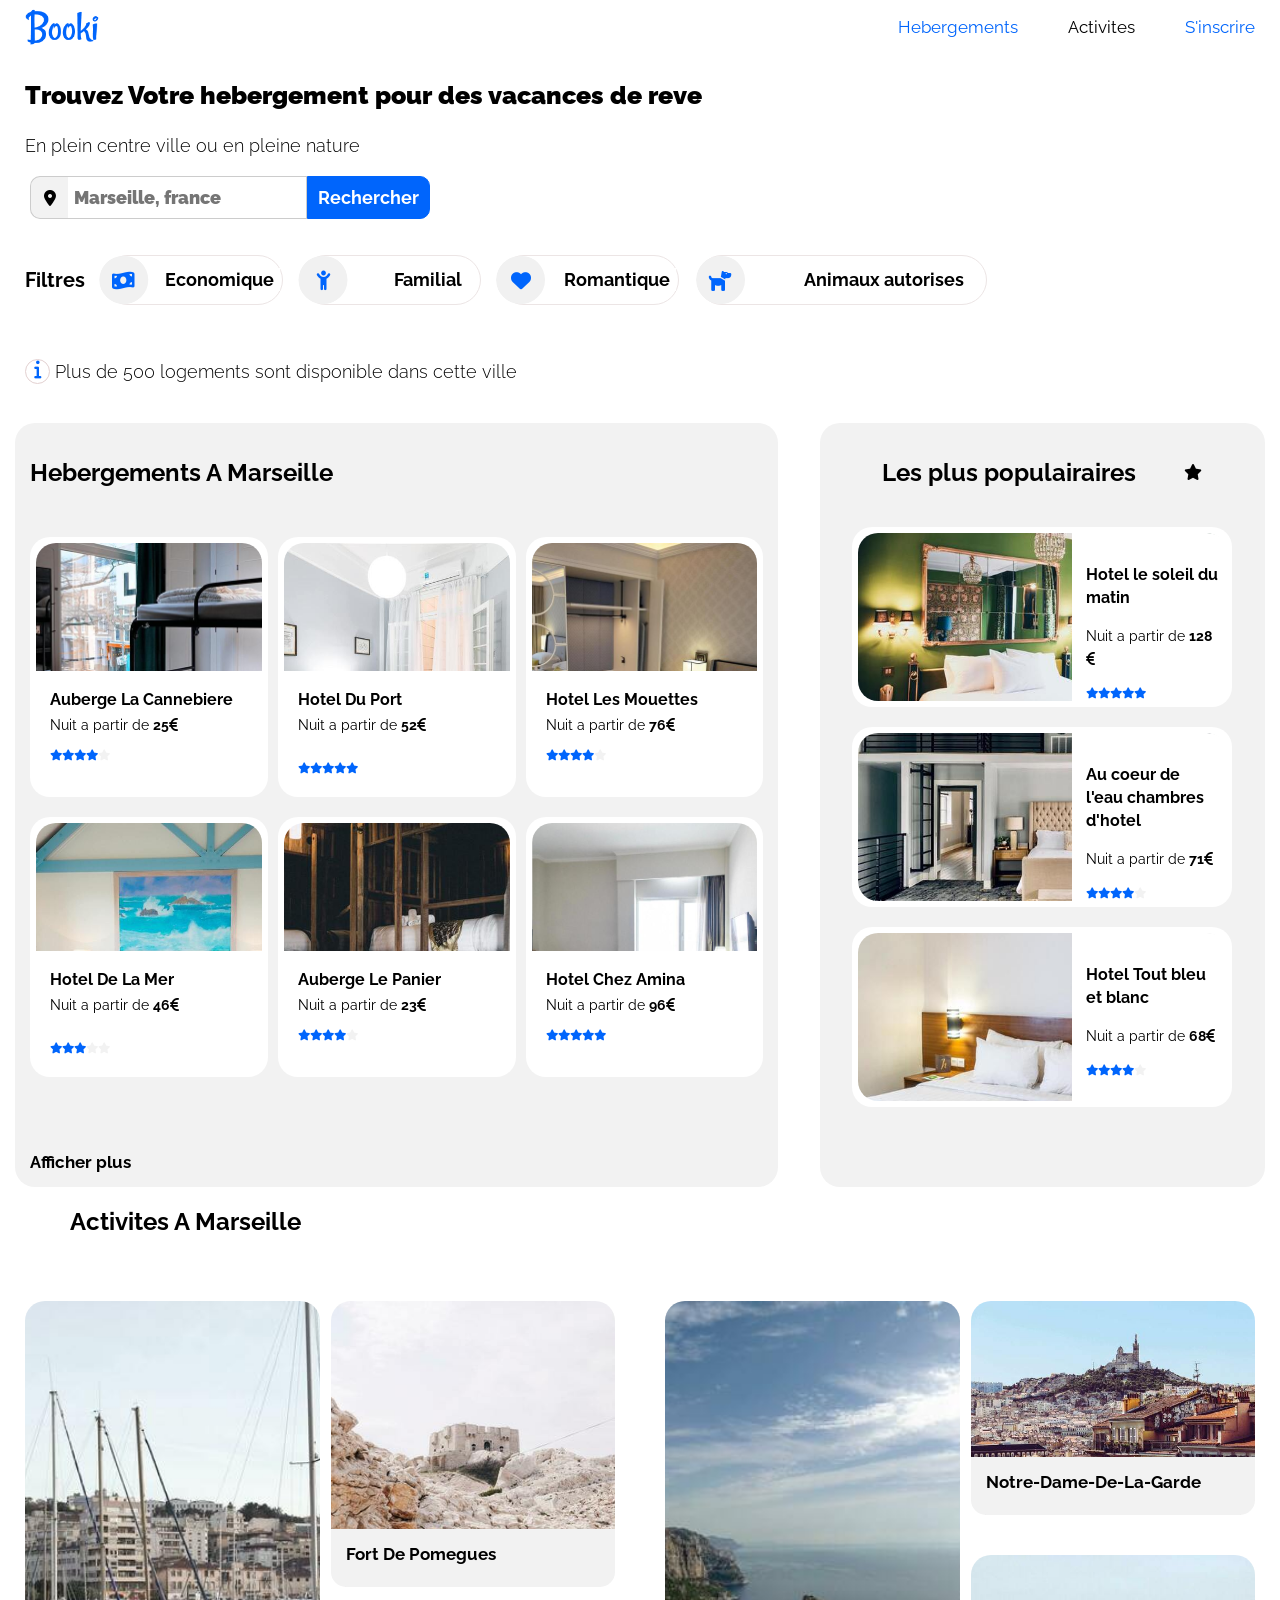
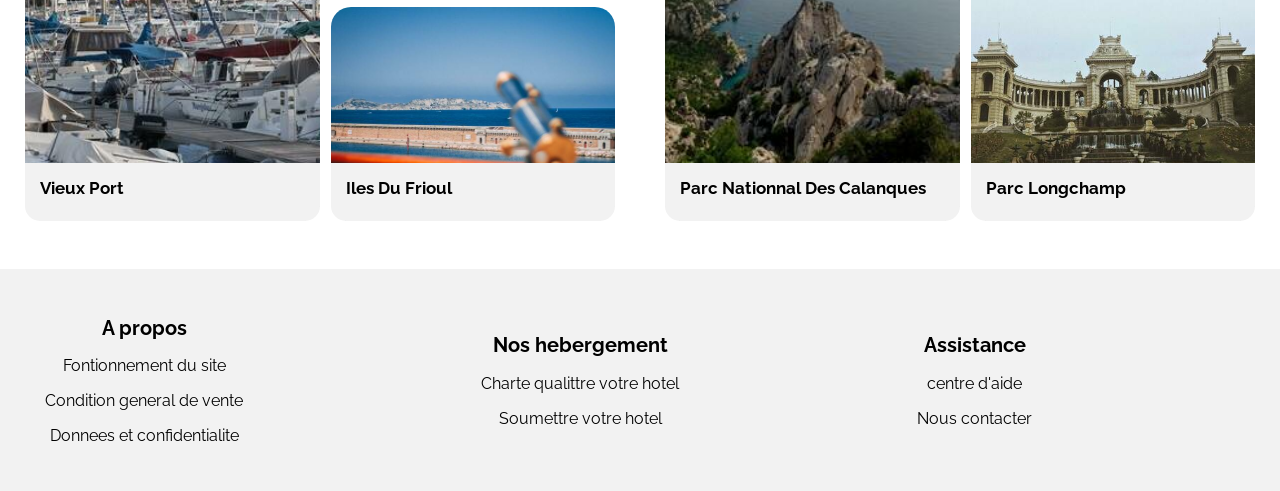
<file: index.html>
<!DOCTYPE html>
<html lang="en">
  <head>
    <meta charset="UTF-8" >
    <meta name="viewport" content="width=device-width, initial-scale=1.0" >
    <link rel="apple-touch-icon" sizes="180x180" href="/favicon/apple-touch-icon.png">
    <link rel="icon" type="image/png" sizes="32x32" href="/favicon/favicon-32x32.png">
    <link rel="icon" type="image/png" sizes="16x16" href="/favicon/favicon-16x16.png">
    <link rel="manifest" href="/favicon/site.webmanifest">
    <link rel="mask-icon" href="/favicon/safari-pinned-tab.svg" color="#5bbad5">
    <meta name="msapplication-TileColor" content="#da532c">
    <meta name="theme-color" content="#ffffff">
    <link rel="preconnect" href="https://fonts.googleapis.com" >
    <link rel="preconnect" href="https://fonts.gstatic.com" crossorigin >
    <link
      href="https://fonts.googleapis.com/css2?family=Raleway:wght@700&display=swap"
      rel="stylesheet"
    >
    <link
      rel="stylesheet"
      href="https://cdnjs.cloudflare.com/ajax/libs/font-awesome/6.4.2/css/all.min.css"
      integrity="sha512-z3gLpd7yknf1YoNbCzqRKc4qyor8gaKU1qmn+CShxbuBusANI9QpRohGBreCFkKxLhei6S9CQXFEbbKuqLg0DA=="
      crossorigin="anonymous"
      referrerpolicy="no-referrer"
    >
    <link rel="stylesheet" href="./css/style.css" >
    <title>Booki</title>
  </head>
  <body>
    <header class="header">
      <div class="navigation">
        <div class="img">
          <img src="./images/Booki.png" alt="logo" >
        </div>
        <nav class="navbar">
          <ul class="list">
            <li>
              <a href="#hebergement" class="linkActive linkNav">Hebergements</a>
            </li>
            <li><a href="#activites" class="linkNav">Activites</a></li>
            <li><a href="#" class="linkNav linkActive">S'inscrire</a></li>
          </ul>
        </nav>
      </div>
      <div class="landing-page">
        <div class="text">
          <h3>Trouvez Votre hebergement pour des vacances de reve</h3>
          <p class="praInfo">En plein centre ville ou en pleine nature</p>
        </div>
        <form class="formSeach" id="form1">
          <i class="fa-solid fa-location-dot localisation"></i>
          <input type="text" placeholder="Marseille, france" id="searchInput">
          <button type="submit" id="searchButton">Rechercher</button>
        </form>
        <form class="formSeach" id="form2">
          <i class="fa-solid fa-location-dot" id="localisation"></i>
          <input
            type="text"
            placeholder="Marseille, france"
            class="searchInput"
          >
          <button type="submit" class="searchButton">Rechercher</button>
          <i class="fa-solid fa-magnifying-glass seach"></i>
        </form>
        <div class="filtre">
          <h4>Filtres</h4>
          <div class="btn-filtre" id="btn-filtre1">
            <p class="icons">
              <i class="fa-solid fa-money-bill-wave elements"></i>
            </p>
            <button type="submit">Economique</button>
          </div>
          <div class="btn-filtre filter1" >
            <p class="icons1">
              <i class="fa-solid fa-child-reaching elements"></i>
            </p>
            <button type="submit">Familial</button>
          </div>
          <div class="btn-filtre filter1" id="btn-filtre3">
            <p class="icons"><i class="fa-solid fa-heart elements"></i></p>
            <button type="submit">Romantique</button>
          </div>
          <div class="btn-filtre filter1" id="btn-filtre5">
            <p class="icons2"><i class="fa-solid fa-dog elements"></i></p>
            <button type="submit">Animaux autorises</button>
          </div>
        </div>
        <div class="info">
          <p class="toultype"><i class="fa-solid fa-info"></i></p>
          <p class="praInfo">
            Plus de 500 logements sont disponible dans cette ville
          </p>
        </div>
      </div>
    </header>
    <main>
      <!-- Section Hebergement -->
      <section class="hebergement" id="hebergement">
        <div class="hebergementLeft">
          <div class="section-title">
            <h1>Hebergements A Marseille</h1>
          </div>
          <div class="hebergementContainer">
            <div class="row1">
              <div class="row-image">
                <a
                  href="#"
                  class="hebergement-image locale1"
                  aria-label="Aller à la section 1"
                >
                  <div class="image-details">
                    <h3 class="image-name">Auberge La Cannebiere</h3>
                    <p class="image-price">
                      Nuit a partir de
                      <span>25<i class="fa-solid fa-euro-sign"></i></span>
                    </p>
                    <ul class="list-start list1">
                      <li><i class="fa-solid fa-star"></i></li>
                      <li><i class="fa-solid fa-star"></i></li>
                      <li><i class="fa-solid fa-star"></i></li>
                      <li><i class="fa-solid fa-star"></i></li>
                      <li><i class="fa-solid fa-star starwhite"></i></li>
                    </ul>
                  </div>
                </a>
              </div>
              <div class="row-image">
                <a
                  href="#"
                  class="hebergement-image locale2"
                  aria-label="Aller à la section 2"
                >
                  <div class="image-details">
                    <h3 class="image-name">Hotel du Port</h3>
                    <p class="image-price">
                      Nuit a partir de
                      <span>52<i class="fa-solid fa-euro-sign"></i></span>
                    </p>
                    <ul class="list-start">
                      <li><i class="fa-solid fa-star"></i></li>
                      <li><i class="fa-solid fa-star"></i></li>
                      <li><i class="fa-solid fa-star"></i></li>
                      <li><i class="fa-solid fa-star"></i></li>
                      <li><i class="fa-solid fa-star"></i></li>
                    </ul>
                  </div>
                </a>
              </div>
              <div class="row-image">
                <a
                  href="#"
                  class="hebergement-image locale3"
                  aria-label="Aller à la section 3"
                >
                  <div class="image-details">
                    <h3 class="image-name">Hotel Les Mouettes</h3>
                    <p class="image-price">
                      Nuit a partir de
                      <span>76<i class="fa-solid fa-euro-sign"></i></span>
                    </p>
                    <ul class="list-start list1">
                      <li><i class="fa-solid fa-star"></i></li>
                      <li><i class="fa-solid fa-star"></i></li>
                      <li><i class="fa-solid fa-star"></i></li>
                      <li><i class="fa-solid fa-star"></i></li>
                      <li><i class="fa-solid fa-star starwhite"></i></li>
                    </ul>
                  </div>
                </a>
              </div>
            </div>
            <div class="row1">
              <div class="row-image">
                <a
                  href="#"
                  class="hebergement-image locale4"
                  aria-label="Aller à la section 4"
                >
                  <div class="image-details">
                    <h3 class="image-name">Hotel de la mer</h3>
                    <p class="image-price">
                      Nuit a partir de
                      <span>46<i class="fa-solid fa-euro-sign"></i></span>
                    </p>
                    <ul class="list-start">
                      <li><i class="fa-solid fa-star"></i></li>
                      <li><i class="fa-solid fa-star"></i></li>
                      <li><i class="fa-solid fa-star"></i></li>
                      <li><i class="fa-solid fa-star starwhite"></i></li>
                      <li><i class="fa-solid fa-star starwhite"></i></li>
                    </ul>
                  </div>
                </a>
              </div>
              <div class="row-image">
                <a
                  href="#"
                  class="hebergement-image locale5"
                  aria-label="Aller à la section 5"
                >
                  <div class="image-details">
                    <h3 class="image-name">Auberge le panier</h3>
                    <p class="image-price">
                      Nuit a partir de
                      <span>23<i class="fa-solid fa-euro-sign"></i></span>
                    </p>
                    <ul class="list-start list1">
                      <li><i class="fa-solid fa-star"></i></li>
                      <li><i class="fa-solid fa-star"></i></li>
                      <li><i class="fa-solid fa-star"></i></li>
                      <li><i class="fa-solid fa-star"></i></li>
                      <li><i class="fa-solid fa-star starwhite"></i></li>
                    </ul>
                  </div>
                </a>
              </div>
              <div class="row-image">
                <a
                  href="#"
                  class="hebergement-image locale6"
                  aria-label="Aller à la section 6"
                >
                  <div class="image-details">
                    <h3 class="image-name">Hotel chez amina</h3>
                    <p class="image-price">
                      Nuit a partir de
                      <span>96<i class="fa-solid fa-euro-sign"></i></span>
                    </p>
                    <ul class="list-start list1">
                      <li><i class="fa-solid fa-star"></i></li>
                      <li><i class="fa-solid fa-star"></i></li>
                      <li><i class="fa-solid fa-star"></i></li>
                      <li><i class="fa-solid fa-star"></i></li>
                      <li><i class="fa-solid fa-star"></i></li>
                    </ul>
                  </div>
                </a>
              </div>
            </div>
          </div>
          <div class="section-more">
            <a href="#">Afficher plus</a>
          </div>
        </div>
        <div class="hebergementRight">
          <div class="section-title">
            <h1>Les plus populairaires</h1>
            <p><i class="fa-solid fa-star"></i></p>
          </div>
          <div class="row-container">
            <div class="rowImage">
              <a
                href="#"
                class="hebergement-imageRight locale7"
                aria-label="Aller à la section 6"
              >
              <div class="imageDetails">
                <h3 class="image-name">Hotel le soleil du matin</h3>
                <p class="image-price">
                  Nuit a partir de
                  <span>128<i class="fa-solid fa-euro-sign"></i></span>
                </p>
                <ul class="list-start listRight">
                  <li><i class="fa-solid fa-star"></i></li>
                  <li><i class="fa-solid fa-star"></i></li>
                  <li><i class="fa-solid fa-star"></i></li>
                  <li><i class="fa-solid fa-star"></i></li>
                  <li><i class="fa-solid fa-star"></i></li>
                </ul>
              </div>
              </a>
            </div>
            <div class="rowImage">
              <a
                href="#"
                class="hebergement-imageRight locale8"
                aria-label="Aller à la section 6"
              >
              <div class="imageDetails">
                <h3 class="image-name">Au coeur de l'eau chambres d'hotel</h3>
                <p class="image-price">
                  Nuit a partir de
                  <span>71<i class="fa-solid fa-euro-sign"></i></span>
                </p>
                <ul class="list-start listRight">
                  <li><i class="fa-solid fa-star"></i></li>
                  <li><i class="fa-solid fa-star"></i></li>
                  <li><i class="fa-solid fa-star"></i></li>
                  <li><i class="fa-solid fa-star"></i></li>
                  <li><i class="fa-solid fa-star starwhite"></i></li>
                </ul>
              </div>
              </a>
            </div>
            <div class="rowImage">
              <a
                href="#"
                class="hebergement-imageRight locale9"
                aria-label="Aller à la section 6"
              >
              <div class="imageDetails">
                <h3 class="image-name">Hotel Tout bleu et blanc</h3>
                <p class="image-price">
                  Nuit a partir de
                  <span>68<i class="fa-solid fa-euro-sign"></i></span>
                </p>
                <ul class="list-start listRight">
                  <li><i class="fa-solid fa-star"></i></li>
                  <li><i class="fa-solid fa-star"></i></li>
                  <li><i class="fa-solid fa-star"></i></li>
                  <li><i class="fa-solid fa-star"></i></li>
                  <li><i class="fa-solid fa-star starwhite"></i></li>
                </ul>
              </div>
              </a>
            </div>
          </div>
        </div>
      </section>
      <!-- Section Activites -->
      <section class="activites" id="activites">
        <div class="section__title">
          <h2>Activites a marseille</h2>
        </div>
        <div class="activites__container">
          <div class="leftbox">
            <div class="activites__row1">
              <a href="#" class="activites-image locale10"   
                aria-label="Aller a l'activites 1 ">
                <div class="details">
                  <p>Vieux Port</p>
                </div>
              </a>
            </div>
            <div class="activites__row2">
              <div class="activites__row3">
                <a href="#" class="activites-image locale11"   
                  aria-label="Aller a l'activites 2 ">
                  <div class="details">
                    <p>Fort de Pomegues</p>
                  </div>
                </a>
              </div>
              <div class="activites__row4">
                <a href="#" class="activites-image locale12"   
                  aria-label="Aller a l'activites 3">
                  <div class="details">
                    <p>Iles du Frioul</p>
                  </div>
                </a>
              </div>
            </div>
          </div>
          <div class="rightbox">
            <div class="activites__row1">
              <a href="#" class="activites-image locale13"   
                aria-label="Aller a l'activites 1 ">
                <div class="details">
                  <p>Parc Nationnal des calanques</p>
                </div>
              </a>
            </div>
            <div class="activites__row2">
              <div class="activites__row3">
                <a href="#" class="activites-image locale14"   
                  aria-label="Aller a l'activites 2 ">
                  <div class="details">
                    <p>Notre-dame-de-la-garde</p>
                  </div>
                </a>
              </div>
              <div class="activites__row4">
                <a href="#" class="activites-image locale15"   
                  aria-label="Aller a l'activites 3">
                  <div class="details">
                    <p>parc longchamp</p>
                  </div>
                </a>
              </div>
            </div>
          </div>
        </div>
      </section>
    </main>
    <footer>
      <section class="footer">
        <div class="footer__left">
          <h2 class="footer_title">A propos</h2>
          <p><a href="#">Fontionnement du site</a></p>
          <p><a href="#">Condition general de vente</a></p>
          <p><a href="#">Donnees et confidentialite</a></p>
        </div>
        <div class="footer__beetwen">
          <h2 class="footer_title">Nos hebergement</h2>
          <p><a href="#">Charte qualittre votre hotel</a></p>
          <p><a href="#">Soumettre votre hotel</a></p>
        </div>
        <div class="footer__rigth">
          <h2 class="footer_title">Assistance</h2>
          <p><a href="#">centre d'aide</a></p>
          <p><a href="#">Nous contacter</a></p>
        </div>
      </section>
    </footer>
  </body>
</html>
</file>
<file: css/style.css>
@import url('https://fonts.googleapis.com/css2?family=Raleway&display=swap');
/**___________________  GENERAL _____________________**/
*{
    font-family:'Raleway', sans-serif;
    box-sizing: border-box;
    flex-shrink: 0;
}
main{
    flex: 1 0 auto;
}

body{
    padding: 0;
    margin: 0;
    font-size: 16px;
    display: flex;
    flex-direction: column;
}
li{
    list-style: none;
}
a{
    text-decoration: none;
    color: black;
}
/**____________Header ___________**/

header{
    margin: 5px 50px 70px ;
    height: 50vh;
    display: flex;
    flex-direction: column;
}
.navigation{
    display: flex;
    justify-content: space-between;
}
.navbar ul.list {
    display: flex;
    gap:50px ;
    align-items: center;
    font-size: 17px;
    text-align: center;
}
header .navigation img{
    width:115px ;
}
div.landing-page{
    line-height:18px;
}
div.landing-page h3{
    font-size: 25px;
    font-weight: 1000;
}
div.landing-page p{
    font-size: 18px;
    font-weight: 700;
}
div.landing-page .text {
    line-height: 25px;
}
form.formSeach{
    display: flex;
    align-items: center;
}
#form2{
    display: none;
}
#searchInput{
    padding: 10px ;
    border: 1px solid #ccc;
    outline: none;
    font-weight: 1000;
    color: black;
    font-size: 18px;

}
#searchButton {
    padding: 10px;
    background-color: #0065FC;
    color: #fff;
    border: 1px solid #0065FC;
    border-radius: 0 10px 10px 0;
    cursor: pointer;
    font-size: 18PX;
    font-weight: 700;
    outline: none;
}
.searchInput {
    padding: 11px;
    border: 1px solid #ccc;
    outline: none;
    font-weight: 1000;
    color: black;
    font-size: 18px;
}
.searchButton{
    display: none;
}

.seach{
    padding: 10px;
    padding-bottom: 14px;
    background-color: #0065FC;
    color: #fff;
    border: 1px solid #0065FC;
    border-radius:15px 15px 15px 15px;
    cursor: pointer;
    font-size: 20px;
    position: relative;
    right: 17px;
    font-weight: 700;
    outline: none;
}
i#localisation {
    padding:14.3px;
    padding-bottom: 13.5px;
    background-color: #F2F2F2;
    border: 1px solid #ccc;
    border-radius: 10px 0 0 10px;
    outline: none;
    position: relative;
    left: 5px;
    border-right: none;
}
i.localisation {
    padding: 12.5px;
    background-color: #F2F2F2;
    border: 1px solid #ccc;
    border-radius: 10px 0 0 10px;
    outline: none;
    position: relative;
    left: 5px;
    border-right: none;
}
.linkActive{
    color: #0065FC;
}
.linkNav{
    position: relative;
    cursor: pointer;
}
.linkNav::before{
    content: "";
    position: absolute;
    width: 100%;
    height: 4px;
    bottom:40px;
    transform-origin: 0 100%;
    transform: scale(0);
    transition: transform 0.2s ease-in-out;
    background-color: #0065FC;
}
.linkNav:hover::before{
    transform: scale(1);
    transform-origin: 110px 0;
}
/**__________FILTRE_________**/

div.filtre{
    display:flex;
    padding: 25px 2px   ;
    align-items: center;
    text-align: center;
    gap: 35px;
}
div.filtre button{
    cursor: pointer;
}
div.btn-filtre{
    display: flex;
    align-items: center;
    height: 50px;
    font-weight: 700;
    width: 190px;
    justify-content: space-around;
    border: 1.5px groove rgb(236, 229, 229);
    border-radius: 50px;
    transition: transform 1s ease-in ;
    cursor: pointer;
}
div.filtre h4{
    font-size: 20px;
}
div.btn-filtre p.icons{
    color: #0065FC;
    border-radius: 50px;
    background-color:#f1f1f1;
    height: 100%;
    width: 50px;
    font-size:25px;
    padding: 15px 0;
    position: relative;
    right: 10px;
}
div.btn-filtre p.icons1{
    color: #0065FC;
    border-radius: 50px;
    background-color:#f1f1f1;
    height: 100%;
    width: 50px;
    font-size:25px;
    padding: 15px 0;
    position: relative;
    right: 16px;
}
div.btn-filtre p.icons2 {
    color: #0065FC;
    border-radius: 50px;
    background-color: #f1f1f1;
    height: 100%;
    width: 50px;
    font-size: 25px;
    padding: 15px 0;
    position: relative;
    right: 9px;

}
div#btn-filtre5 {
    display: flex;
    align-items: center;
    height: 50px;
    width: 240px;
    justify-content: space-around;
    border: 1.5px groove rgb(236, 229, 229);
    border-radius: 50px;
}
.btn-filtre button{
    border: none;
    font-weight: 700;
    font-size: 18px;
    cursor: pointer;
    background-color:white;
}
.btn-filtre:hover{
    background-color: #bfd6f7;
    transform: scale(.8);
}
.btn-filtre:hover button {
    background-color: #bfd6f7;
}

/****___________DIV INFO_______**/
div.info{
    display: flex;
    align-items: center;
    gap: 5px;
}
.info p.toultype{
    height: 25px;
    width: 25px;
    text-align: center;
    border: 1px solid rgb(227, 209, 209); 
    border-radius: 50%;
    color: #0065FC;
    font-size: 19px;
    font-weight: 900;
}
.landing-page .praInfo{
    font-weight: 300;
    width: 100%;
}

/****________Section Hebergement__________*/

section.hebergement{
    height: 110vh;
    margin: 20px 4px;
    display: flex;
    justify-content: space-around;
    flex-wrap: wrap;
    gap: 30px;
}
/***_______Left Section________****/
div.hebergementLeft{
    height: 110vh;
    min-width:60%;
    background-color: #F2F2F2;
    padding: 15px 30px;
    border-radius: 20px;
}
div.row1{
    display: flex;
    gap: 20px;
    width: 100%;
    flex-wrap: wrap;
}
div.hebergementContainer{
    display: flex;
    
    flex-direction: column;
}
div.row-image{
    background-color:white;
    flex: 1;
    flex-wrap: wrap;
    display: flex;
    border-radius: 20px;
    height: 300px;
    padding: 6px;
}
.hebergement-image{
    width: 100%;
    height: 100%;
    position: relative;
    background-position: center;
    background-size: cover;
    border-radius: 20px;
}

.hebergementContainer .locale1 {
    background-image: url("./../images/hebergement/1.jpg");
}
.hebergementContainer .locale2 {
    background-image: url("./../images/hebergement/2.jpg");
}

.hebergementContainer .locale3 {
    background-image: url("./../images/hebergement/3.jpg");
}

.hebergementContainer .locale4 {
    background-image: url("./../images/hebergement/4.jpg");
}

.hebergementContainer .locale5 {
    background-image: url("./../images/hebergement/5.jpg");
}

.hebergementContainer .locale6 {
    background-image: url("./../images/hebergement/6.jpg");
}

div.image-details {
    position: absolute;
    bottom: 0;
    background-color: white;
    width: 100%;
    padding: 0 14px;
    line-height:16px;
}
div.image-details h3{
    font-size: 16px;
    text-transform: capitalize;
}
div.image-details p{
    font-size: 14px;
}

ul.list-start {
    display: flex;
    color: #0065FC;
    font-size: 11px;
    padding: .14px;
}
div.section-more{
    font-weight: 700;
    font-size: 17px;
}
i.starwhite{
    color:#F2F2F2;
}   
/****________section Right_______***/

div.hebergementRight{
    height: 110vh;
    background-color: #F2F2F2;
    padding: 15px 30px;
    width: 480px;
    border-radius: 20px;
}
.hebergementRight .section-title{
    display: flex;
    align-items: center;
    padding-bottom: 50px;
    justify-content: space-evenly;
}

div.row-container {
    min-height: 500px;
    display: flex;
    flex-wrap: wrap;
    gap: 20px;
    justify-content: space-evenly;
    align-items: center;
    flex-direction: column;
}
.rowImage{
    display: flex;
    width: 380px;
    position: relative;
    background-color: white;
    padding: 6px;
    border-radius: 20px;
    height: 200px;
}
.hebergement-imageRight{
    height: 100%;
    background-position: center;
    background-size: cover;
    border-radius: 20px;
    width: 100%;
}
.rowImage .locale7 {
    background-image: url("./../images/hebergement/7.jpg");
}

.rowImage .locale8 {
    background-image: url("./../images/hebergement/8.jpg");
}

.rowImage .locale9 {
    background-image: url("./../images/hebergement/9.jpg");
}

div.imageDetails {  
    position: absolute;
    height: 94%;
    background-color:white;
    width:200px ;
    right: 0;
    padding: 14px 14px;
    border-radius: 0px 25px 25px 0px ;

    line-height:16px;
}
div.imageDetails h3{
    font-size: 16px;
}
div.imageDetails p{
    font-size: 14px;
}
ul.listRight{
    line-height: 110px;
}
p.image-price span{
    font-weight: 700;
}
/**_________Section activites__________**/

section.activites{
    height: 65vh;
    margin: 50px 0
}
div.activites__container{
    width: 100%;
    display: flex;
    /*flex-wrap: wrap;*/
    padding: 20px 0px;
    align-items: center;
    justify-content: space-around;
}
/**_______leftbox______***/
div.leftbox{
    height: 420px;
    display: flex;
    flex-wrap: wrap;
    align-items: center;

}

div.activites__row1{
    display: flex;
    height: 100%;
    min-width: 300px;
}
.activites-image{
    background-size: cover;
    background-position: center;
    background-repeat: no-repeat;
    width: 2400px;
    flex: 1;
    height: 100%;
    position: relative;
    border-radius: 20px 20px 20px 20px;
}

div.activites__row2{
    height: 100%;
    width: 280px;
}

div.activites__row2 .activites__row3{
    display: flex;
    height:55%;
    width: 100%;
}
div.activites__row2 .activites__row4{
    display: flex;
    height:45%;
    padding-top: 20px;
    width: 100%;
}
.leftbox .locale10 {
    background-image: url("../images/activite/1.jpg");
}
.leftbox .locale11 {
    background-image: url("../images/activite/2.jpg");
}
.leftbox .locale12 {
    background-image: url("../images/activite/3.jpg");
}

/****_______rightbox______***/


div.rightbox{
    height: 420px;
    display: flex;
    flex-wrap: wrap;
    gap: 30px;
    align-items: center;

}
.activites-image{
    background-size: cover;
    background-position: center;
    background-repeat: no-repeat;
    width: 200px;
    flex: 1;
    height: 100%;
    position: relative;
    border-radius: 20px 20px 20px 20px;
}

div.rightbox .activites__row3{
    display: flex;
    width: 100%;
    height:45%;
    padding-bottom: 20px;
}
div.rightbox .activites__row4{
    display: flex;
    height:55%;
    width: 100%;
}
.rightbox .locale13 {
    background-image: url("../images/activite/4.jpg");
}
.rightbox .locale14 {
    background-image: url("../images/activite/5.jpg");
}
.rightbox .locale15 {
    background-image: url("../images/activite/6.jpg");
}



.activites div.section__title{
    margin: 0 70px;
    text-transform: capitalize  ;
}

.activites-image .details {
    position: absolute;
    bottom: 0;
    border-radius: 0px 0px 15px 15px;
    background-color: #F2F2F2;
    width: 100%;
    font-size: 13px;
    height: 50px;
    padding: 0 15px;
    line-height: 16px;
    text-transform: capitalize;
}
.activites-image .details p {
    font-weight: bold;
    font-size: 17px;
    text-transform: capitalize;
}

/***_______footer_______**/

footer{
    width: 100%;
    background-color: #F2F2F2;
    flex-shrink: 0;
}
section.footer{
    display: flex;
    padding: 30px 45px;
    gap: 20%;
    flex-wrap: wrap;
    align-items: center;
    text-align: center;
}
section.footer h2.footer_title{
    font-weight: bold;
    font-size: 20px;
}






/******_________Responsive____________***/

@media screen and (max-width: 768px) {
    /* règles CSS à appliquer lorsque la largeur de l'écran est superieur ou égale à 924px */

    header {
        margin:auto 25px;
        display: flex;
        height: auto;
        flex-direction: column;
    }

    .navigation {
        display: flex;
        flex-direction: column;
        align-items: center;
        text-align: center;
        justify-content: center;
    }

    .navbar ul.list {
        display: flex;
        gap: 20px;
        align-items: center;
        padding: 0 5px;
        font-size: 17px;
        text-align: center;
    }

    div.landing-page .text {
        line-height: 30px;
    }


    #form1 {
        display: none;
    }

    #form2 {
        display: block;
    }

    .linkNav::before {
        content: "";
        position: absolute;
        width: 100%;
        height: 5px;
        top: 46.2px;
        transform-origin: 0 100%;
        transform: scale(0);
        transition: transform 0.2s ease-in-out;
        background-color: #0065FC;
    }

    nav.navbar ul.list {
        position: relative;
    }

    nav.navbar ul.list::before {
        content: "";
        position: absolute;
        width: 100%;
        height: 5px;
        background-color: #F2F2F2;
        top: 46.2px;
    }

    .searchInput {
        padding: 11px;
        border: 1px solid #ccc;
        outline: none;
        font-weight: 1000;
        color: black;
        width: 160px;
        font-size: 15px;
    }

    i#localisation {
        padding: 12.4px;
        padding-bottom: 13px;
        background-color: #F2F2F2;
        border: 1px solid #ccc;
        border-radius: 10px 0 0 10px;
        outline: none;
        position: relative;
        left: 5px;
        border-right: none;
    }

    /**_______FILTRE_______*/

    div.filtre {
        display: flex;
        flex-wrap: wrap;
        align-items: center;
        text-align: center;
    }

    div.btn-filtre {
        display: flex;
        align-items: center;
        height: 50px;
        font-weight: 400;
        width: 180px;
        justify-content: space-around;
        border: 1.5px groove rgb(236, 229, 229);
        border-radius: 50px;
        transition: transform 1s ease-in;
    }

    div.filter div.filter1 {
        position: absolute;
        bottom: 2474px;
    }

    div.btn-filtre p.icons {
        right: 13px;
    }

    div.btn-filtre p.icons1 {
        right: 18px;
    }
    div.btn-filtre p.icons2 {
        right: 12px;
    }

    div#btn-filtre5 {
        display: flex;
        align-items: center;
        height: 50px;
        width: 220px;
        justify-content: space-around;
        border: 1.5px groove rgb(236, 229, 229);
        border-radius: 50px;
    }

    div#btn-filtre3,
    div#btn-filtre1 {
        width: 190px;
    }

    .btn-filtre button {
        border: none;
        font-weight: 700;
        color: black;
        font-size: 13px;
        cursor: pointer;
        background-color: white;
    }

    /****________Section Hebergement__________*/

    section.hebergement {
        height: auto;
        display: flex;
        flex-direction: column-reverse;
    }

    /***_______Left Section________****/
    div.hebergementLeft {
        /*min-height: 290vh;*/
        height: auto;

        padding: 15px 15px;
        width: 100%;
        border-radius: 20px;
    }

    div.row1 {
        display: flex;
        height: 130vh;
        width: 100%;
        flex-direction: column;
        flex-wrap: wrap;
    }

    div.hebergementContainer {
        padding: 30px 0;
        gap: 15px;
        display: flex;
        flex-direction: column;
    }

    div.row-image {
        background-color: white;
        flex: 1;
        flex-wrap: wrap;
        display: flex;
        max-width: 100%;
        max-height: 310px;
        border-radius: 20px;
        padding: 6px;
    }

    .hebergement-image {
        min-width: 160px;
        max-height: 100%;
        position: relative;
        background-position: center;
        background-size: cover;
        border-radius: 20px;
    }


    /****________section Right_______***/

    div.hebergementRight {
        /*min-height: 113vh;*/
        height: auto;
        margin-top: 30px;
        background-color: #F2F2F2;
        border-radius: 20px;
        padding: 15px 0;
        width: 100%;
    }

    div.row-container {
        max-height: 100%;
        display: flex;
        gap: 15px;
        max-width: 95%;
        padding: 10px 20px;
        justify-content: space-evenly;
        align-items: center;
    }

    .hebergementRight .section-title {
        display: flex;
        align-items: center;
        padding-bottom: 5px;
        justify-content: space-evenly;
    }

    .rowImage {
        display: flex;
        position: relative;
        background-color: white;
        width: 100%;
        padding: 6px;
        border-radius: 20px;
        min-height: 180px;
    }

    .hebergement-imageRight {
        height: 100%;
        background-position: center;
        background-size: cover;
        border-radius: 20px;
        min-width: 200px;
    }

    div.imageDetails {
        position: absolute;
        height: 94%;
        background-color: white;
        max-width: 200px;
        right: 0;
        padding: 14px 14px;
        border-radius: 0px 25px 25px 0px;

        line-height: 23px;
    }

    div.imageDetails h3 {
        font-size: 16px;
    }

    div.imageDetails p {
        font-size: 14px;
    }

    ul.listRight {
        line-height: 12px;
    }

    /**_________Section activites__________**/

    .activites div.section__title {
        margin: 0 15px;
        text-transform: capitalize;
    }

    section.activites {
        /*min-height: 280vh;*/
        height: auto;
        margin-bottom:15vh;
    }

    div.activites__container {
        display: flex;
        flex-direction: column;
        gap: 25px;
        flex-wrap: wrap;
    }

    div.leftbox {
        display: block;
        flex-wrap: wrap;
        padding: 10px;
        height: 125vh;
        flex-direction: column;
        width: 100%;

    }

    div.activites__row1 {
        display: flex;
        justify-content: space-evenly;
        width: 100%;
        max-height: 300px;

    }

    .activites-image {
        background-size: cover;
        background-position: center;
        background-repeat: no-repeat;
        flex: 1;
        min-width: 40px;
        max-height: 100%;
        position: relative;
        border-radius: 20px 20px 20px 20px;
    }

    div.rightbox {
        height: 120vh;
        display: block;
        padding: 10px;
        flex-wrap: wrap;
        width: 100%;
        flex-direction: column;
    }

    .activites__row3 {
        max-height: 500px;
    }


    div.activites__row2 {
        max-height: 500px;
        width: 100%;
        padding-top: 20px;
    }

    div.rightbox .activites__row3 {
        display: flex;
        width: 100%;
        min-height: 60%;
        padding-bottom: 20px;
    }

    div.rightbox .activites__row4 {
        display: flex;
        min-height: 60%;
        width: 100%;
    }

    div.leftbox .activites__row4 {
        display: flex;
        min-height: 60%;
        width: 100%;
    }

    footer {
        width: 100%;
        height: auto;
    }

    section.footer {
        display: flex;
        padding: 30px 45px;
        flex-wrap: wrap;
        align-items: center;
        width: 100%;
        justify-content: center;
        text-align: center;
    }
}


@media  screen and (min-width:768px) and (max-width:992px) {
    /* règles CSS à appliquer lorsque la largeur de l'écran est superieur ou égale à 768px */
/**__________FILTRE_________**/
    header{
        height: auto;
        margin:auto 25px;
        

    }
    div.filtre {
        display: flex;
        flex-grow: 1;
        flex-wrap: wrap;
        padding: 25px 0;
        align-items: center;
        text-align: center;
        gap: 18px;
    }

    div.btn-filtre {
        display: flex;
        align-items: center;
        height: 50px;
        font-weight: 600;
        width: 180px;
        justify-content: space-around;
        border: 1.5px groove rgb(236, 229, 229);
        border-radius: 50px;
        transition: transform 1s ease-in;
    }

    div.filtre h4 {
        font-size: 20px;
    }

    div.btn-filtre p.icons {
        color: #0065FC;
        border-radius: 50px;
        background-color: #f1f1f1;
        height: 100%;
        clip-path:circle(50%);
        font-size: 20px;
        padding: 15px 0;
        position: relative;
        right: 7px;
    }

    div.btn-filtre p.icons1 {
        color: #0065FC;
        border-radius: 50px;
        background-color: #f1f1f1;
        height: 100%;
        clip-path: circle(50%);
        font-size: 20px;
        padding: 15px 0;
        position: relative;
        right: 16px;
    }

    div.btn-filtre p.icons2 {
        color: #0065FC;
        border-radius: 50px;
        background-color: #f1f1f1;
        height: 100%;
        clip-path: circle(50%);
        font-size: 20px;
        padding: 15px 0;
        position: relative;
        right: 19px;

    }

    div#btn-filtre5 {
        display: flex;
        align-items: center;
        height: 50px;
        width: 290px;
        justify-content: space-around;
        border: 1.5px groove rgb(236, 229, 229);
        border-radius: 50px;
    }

    .btn-filtre button {
        border: none;
        font-weight: 700;
        font-size: 18px;
        cursor: pointer;
        background-color: white;
    }

    .btn-filtre:hover {
        background-color: #bfd6f7;
        transform: scale(.8);
    }

    .btn-filtre:hover button {
        background-color: #bfd6f7;
    }

    /****________Section Hebergement__________*/

section.hebergement{
    height: auto;
    display: flex;
    flex-wrap: wrap;
    justify-content: center;
    flex-direction: column-reverse;
}
/***_______Left Section________****/
div.hebergementLeft{
    max-height:100%;
    height: auto;
    padding: 15px 15px;
    width: 100%;
    border-radius: 10px;
}
div.row1{
    display: flex;
    gap: 10px;
    width: 100%;
    flex-wrap: wrap;
}
div.hebergementContainer{
    padding: 30px 0;
    display: flex;
    gap: 20px;
    flex-direction: column;
}
div.row-image{
    background-color:white;
    flex: 1;
    flex-wrap: wrap;
    display: flex;
    max-width: 100%;
    max-height: 260px;
    border-radius: 20px;
    padding: 6px;
}
.hebergement-image{
    min-width: 160px;
    max-height: 100%;
    position: relative;
    background-position: center;
    background-size: cover;
    border-radius: 20px;
}


/****________section Right_______***/

div.hebergementRight{
    height: auto;
    background-color: #F2F2F2;
    border-radius: 20px;
    padding: 15px 15px;
    width: 100%;
}

div.row-container {
    max-height: 100%;
    display:flex;
    gap: 15px;
    max-width: 100%;
    padding: 10px 20px;
    justify-content: space-evenly;
    align-items: center;
}
.hebergementRight .section-title{
    display: flex;
    align-items: center;
    padding-bottom: 5px;
    justify-content: space-evenly;
}

.rowImage{
    display: flex;
    position: relative;
    background-color: white;
    min-width: 60%;
    padding: 6px;
    border-radius: 20px;
    min-height: 180px;
}
.hebergement-imageRight{
    height: 100%;
    background-position: center;
    background-size: cover;
    border-radius: 20px;
    min-width: 200px;
}
div.imageDetails {  
    position: absolute;
    height: 94%;
    background-color:white;
    max-width:220px;
    right: 0;
    padding: 14px 14px;
    border-radius: 0px 25px 25px 0px ;
    line-height:23px;
}

div.imageDetails h3{
    font-size: 16px;
}
div.imageDetails p{
    font-size: 14px;
}
ul.listRight{
    line-height: 12px;
}

/**_________Section activites__________**/

.activites div.section__title{
    margin: 0 50px;
    text-transform: capitalize  ;
}
section.activites{
    height: auto;
    margin: 3px 0
}
div.activites__container{
    display: flex;
    flex-wrap: wrap;
    flex: 1;
    gap: 35px;
    justify-content: space-evenly;
}
div.leftbox{
    height: 420px;
    display: flex;
    flex-wrap: wrap;
    min-width:20% ;
    width: 100%;
    justify-content: space-evenly;

}
div.activites__row1{
    justify-content: space-evenly;
    min-width: 40%;

}
.activites-image{
    background-size: cover;
    background-position: center;
    background-repeat: no-repeat;
    flex: 1;
    min-width: 40px;
    max-height: 100%;
    position: relative;
    border-radius: 20px 20px 20px 20px;
}

div.rightbox{
    height: 420px;
    display: flex;
    flex-wrap: wrap;
    width: 100%;
    min-width: 20%;
    gap: .5px;
    justify-content:space-evenly;
}

div.activites__row2{
    min-height: 400px;
    min-width: 35%;
}
section.footer{
    display: flex;
    padding: 30px 45px;
    flex-wrap: wrap;
    align-items: center;
    text-align: center;
}

}


@media screen and (min-width:992px) {

    /* règles CSS à appliquer lorsque la largeur de l'écran est superieur ou égale à 924px */
    /**__________FILTRE_________**/
    header {
        height: auto;
        margin:auto 25px;

    }

    div.filtre {
        display: flex;
        flex-grow: 1;
        flex-wrap: wrap;
        padding: 25px 0;
        align-items: center;
        text-align: center;
        gap: 18px;
    }

    div.btn-filtre {
        display: flex;
        align-items: center;
        height: 50px;
        font-weight: 600;
        width: 180px;
        justify-content: space-around;
        border: 1.5px groove rgb(236, 229, 229);
        border-radius: 50px;
        transition: transform 1s ease-in;
    }

    div.filtre h4 {
        font-size: 20px;
    }

    div.btn-filtre p.icons {
        color: #0065FC;
        border-radius: 50px;
        background-color: #f1f1f1;
        height: 100%;
        clip-path: circle(50%);
        font-size: 20px;
        padding: 15px 0;
        position: relative;
        right: 7px;
    }

    div.btn-filtre p.icons1 {
        color: #0065FC;
        border-radius: 50px;
        background-color: #f1f1f1;
        height: 100%;
        clip-path: circle(50%);
        font-size: 20px;
        padding: 15px 0;
        position: relative;
        right: 16px;
    }

    div.btn-filtre p.icons2 {
        color: #0065FC;
        border-radius: 50px;
        background-color: #f1f1f1;
        height: 100%;
        clip-path: circle(50%);
        font-size: 20px;
        padding: 15px 0;
        position: relative;
        right: 19px;

    }

    div#btn-filtre5 {
        display: flex;
        align-items: center;
        height: 50px;
        width: 290px;
        justify-content: space-around;
        border: 1.5px groove rgb(236, 229, 229);
        border-radius: 50px;
    }

    .btn-filtre button {
        border: none;
        font-weight: 700;
        font-size: 18px;
        cursor: pointer;
        background-color: white;
    }

    .btn-filtre:hover {
        background-color: #bfd6f7;
        transform: scale(.8);
    }

    .btn-filtre:hover button {
        background-color: #bfd6f7;
    }


    /****________Section Hebergement__________*/

    section.hebergement {
        height: auto;
        display: flex;
        justify-content: space-evenly;
        flex-wrap: nowrap;
    }

    /***_______Left Section________****/
    div.hebergementLeft {
        height: auto;
        background-color: #F2F2F2;
        padding: 15px 15px;
        border-radius: 20px;
    }

    div.row1 {
        display: flex;
        gap: 10px;
        width: 100%;
        flex-wrap: wrap;
    }

    div.hebergementContainer {
        padding: 30px 0;
        display: flex;
        gap: 20px;
        flex-direction: column;
    }

    div.row-image {
        background-color: white;
        flex: 1;
        flex-wrap: wrap;
        display: flex;
        max-width: 100%;
        max-height: 260px;
        border-radius: 20px;
        padding: 6px;
    }

    .hebergement-image {
        min-width: 160px;
        max-height: 100%;
        position: relative;
        background-position: center;
        background-size: cover;
        border-radius: 20px;
    }

    div.section-more {
        font-weight: 700;
        padding-top: 4px;
        font-size: 17px;
    }


    div.image-details {
        position: absolute;
        bottom: 0;
        background-color: white;
        width: 100%;
        max-height: 120px;
        padding: 0 14px;
        line-height: 25px;
    }

    div.image-details h3 {
        font-size: 16px;
        text-transform: capitalize;
    }

    div.image-details p {
        font-size: 14px;
        line-height: 2px;
        position: relative;
        bottom: 10px;
    }

    p.image-price span {
        font-weight: 700;
    }

    ul.list-start {
        display: flex;
        color: #0065FC;
        font-size: 11px;
        padding: .14px;
    }

    div.section-more {
        font-weight: 700;
        padding-top: 45px;
        font-size: 17px;
    }

    i.starwhite {
        color: #F2F2F2;
    }

    ul.list1 {
        position: relative;
        bottom: 13px;
    }

    /****________section Right_______***/

    div.hebergementRight {
        /*max-height: 110vh;*/
        height: auto;
        background-color: #F2F2F2;
        padding: 15px 15px;
        max-width: 35%;
        border-radius: 20px;
    }

    .hebergementRight .section-title {
        display: flex;
        align-items: center;
        padding-bottom: 20px;
        justify-content: space-evenly;
    }

    div.row-container {
        max-height: 97%;
        display: flex;
        flex-wrap: wrap;
        gap: 20px;
        max-width: 100%;
        justify-content: space-evenly;
        align-items: center;
        flex-direction: column;
    }

    .rowImage {
        display: flex;
        position: relative;
        background-color: white;
        max-width: 100%;
        padding: 6px;
        border-radius: 20px;
        max-height: 180px;
    }

    .hebergement-imageRight {
        height: 100%;
        background-position: center;
        background-size: cover;
        border-radius: 20px;
        width: 100%;
    }

    div.imageDetails {
        position: absolute;
        height: 94%;
        background-color: white;
        max-width: 160px;
        right: 0;
        padding: 14px 14px;
        border-radius: 0px 25px 25px 0px;

        line-height: 23px;
    }

    div.imageDetails h3 {
        font-size: 16px;
    }

    div.imageDetails p {
        font-size: 14px;
    }

    ul.listRight {
        line-height: 18px;
    }

    /**_________Section activites__________**/


    section.activites {
        /*min-height: 150vh;*/
        height: auto;
        margin: 3px 0
    }

div.activites__container {
    display: flex;
    flex-wrap: wrap;
    min-height: 100%;
    align-items: center;
    justify-content: space-around;
}
    div.leftbox {
        min-height: 570px;
        display: flex;
        flex-wrap: nowrap;
        gap: 10px;
        min-width: 50%;
        justify-content: space-around;
        padding: 25px;
    }
    div.rightbox{
        min-height: 570px;
        display: flex;
        flex-wrap: nowrap;
        gap: 10px;
        justify-content: space-around;
        min-width: 50%;
        padding: 25px;
    }
    div.activites__row1 {
        justify-content: space-evenly;
        min-width: 50%;
        min-height:400px ;
    }

    .activites-image {
        background-size: cover;
        background-position: center;
        background-repeat: no-repeat;
        flex: 1;
        min-width: 40px;
        min-height: 200px;
        position: relative;
        border-radius: 20px 20px 20px 20px;
    }
    .activites-image .details {
        position: absolute;
        bottom: 0;
        border-radius: 0px 0px 15px 15px;
        background-color: #F2F2F2;
        width: 100%;
        font-size: 13px;
        min-height:58px;
        padding: 0 15px;
        line-height: 16px;
        text-transform: capitalize;
    }
    div.activites__row2 {
        min-height: 400px;
        min-width: 48%;
    }

    section.footer {
        display: flex;
        padding: 30px 45px;
        flex-wrap: wrap;
        align-items: center;
        text-align: center;
    }
    

}
</file>
